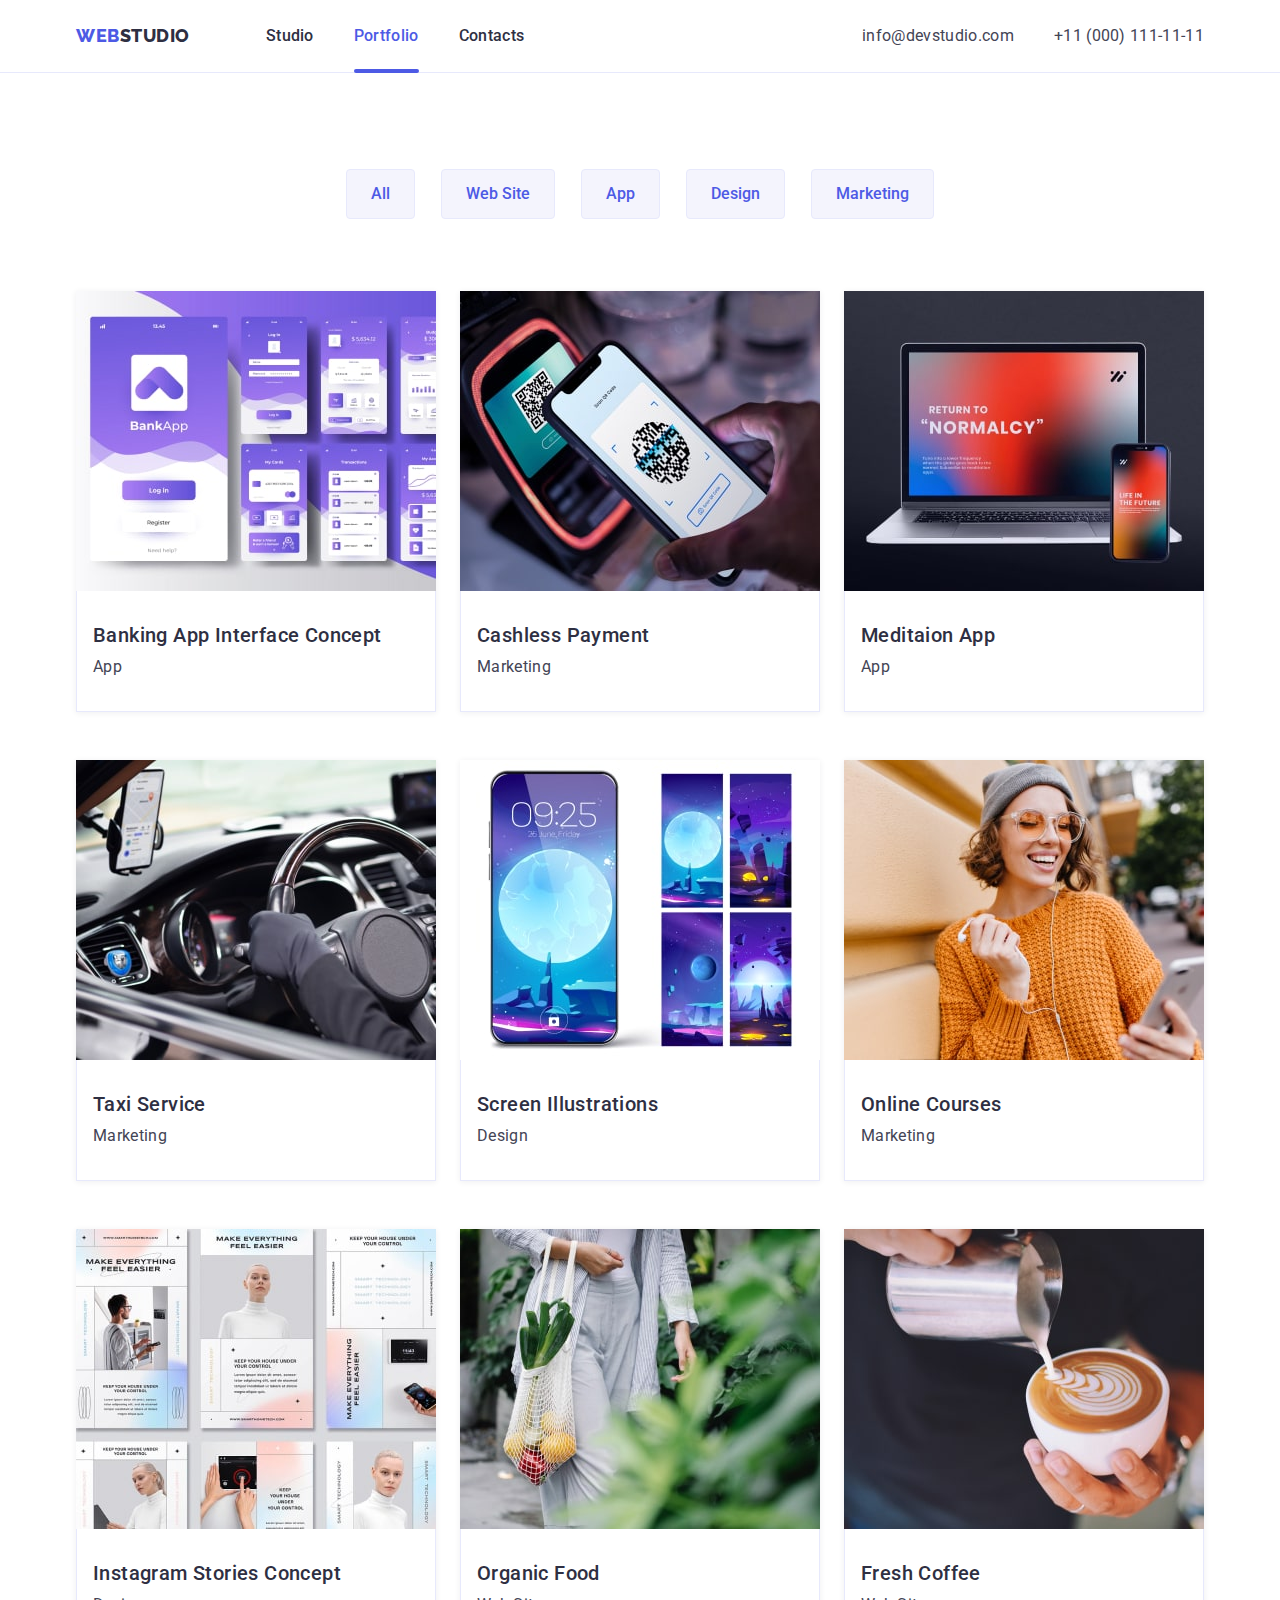
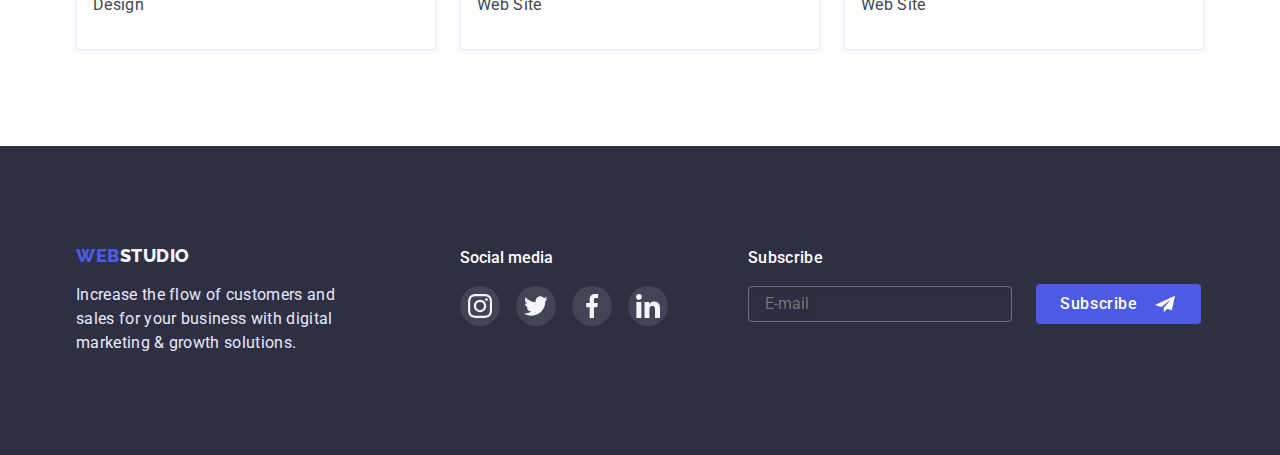
<file: portfolio.html>
<!DOCTYPE html>
<html lang="en">
<head>
    <meta charset="UTF-8">
    <meta http-equiv="X-UA-Compatible" content="IE=edge">
    <meta name="viewport" content="width=device-width, initial-scale=1.0">
    <title>Portfolio</title>
    <link rel="preconnect" href="https://fonts.googleapis.com">
    <link rel="preconnect" href="https://fonts.gstatic.com" crossorigin>
    <link href="https://fonts.googleapis.com/css2?family=Raleway:wght@800&family=Roboto:wght@400;500;700&display=swap" rel="stylesheet">
    <link rel="stylesheet" href="https://cdnjs.cloudflare.com/ajax/libs/modern-normalize/1.1.0/modern-normalize.min.css">
    <link rel="stylesheet" href="./css/styles.css">
</head>
<body>
    <header class="header">
        
        <div class="conteiner">

            <div class="head-list">

                <nav class="head-nav">
                    <a class="logo-title" href="./index.html">Web<span class="logo-title-secondary">Studio</span></a>
                    <ul class="navigate">
                        <li class="item"><a class="navigate-item" href="./index.html">Studio</a></li>
                        <li class="item"><a class="navigate-item selected-nav" href="./portfolio.html">Portfolio</a></li>
                        <li class="item"><a class="navigate-item" href="">Contacts</a></li>
                        
                    </ul>
                </nav>
                <address>
                    <ul class="link-list" >
                        <li><a class="head-link" href="mailto:info@devstudio.com">info@devstudio.com</a></li>
                        <li><a class="head-link" href="tel:+110001111111">+11 (000) 111-11-11</a></li>
                    </ul>
                </address>

            </div>
           
        </div>
            
        
    </header>
    <section class="portfolio">

        <div class="conteiner">

            <h1 class="visually-hidden">Portfolio</h1>
        
        <ul class="portfolio-nav" >
            <li class="item"><button class="portfilio-btn" type="button">All</button></li>
            <li class="item"><button class="portfilio-btn" type="button">Web Site</button></li>
            <li class="item"><button class="portfilio-btn" type="button">App</button></li>
            <li class="item"><button class="portfilio-btn" type="button">Design</button></li>
            <li class="item"><button class="portfilio-btn" type="button">Marketing</button></li>
         </ul>
         
        
            <ul class="card-list">

            <li class="card">
                <a class="item" href="">
                    <div class="overlay">
                        <img src="./images/img-5-min.jpg" alt="Bankup">
                        <div class="overlay-hover">
                            <p class="overlay-text">
                                14 Stylish and User-Friendly App Design Concepts · Task Manager App · Calorie Tracker App · Exotic Fruit Ecommerce App · Cloud Storage App
                            </p>
                        </div>
                    </div>
                    <div class="prtf-text-box">
                        <h2 class="prtf-list-title">Banking App Interface Concept</h2>
                    <p class="item-text">App</p>
                    </div>
                    </a>
                
            </li>
            <li class="card">
                <a class="item" href="">
                    <div class="overlay">
                        <img src="./images/img-6-min.jpg" alt="Scaner">
                        <div class="overlay-hover">
                            <p class="overlay-text">
                                14 Stylish and User-Friendly App Design Concepts · Task Manager App · Calorie Tracker App · Exotic Fruit Ecommerce App · Cloud Storage App
                            </p>
                        </div>
                    </div>
                    <div class="prtf-text-box">
                        <h2 class="prtf-list-title" >Cashless Payment</h2>
                    <p class="item-text" >Marketing</p>
                    </div>
                </a>
            </li>
            <li class="card">
                <a class="item" href="">
                    
                    <div class="overlay">
                        <img src="./images/img-7-min.jpg" alt="Laptop and phone">
                        <div class="overlay-hover">
                            <p class="overlay-text">
                                14 Stylish and User-Friendly App Design Concepts · Task Manager App · Calorie Tracker App · Exotic Fruit Ecommerce App · Cloud Storage App
                            </p>
                        </div>
                    </div>
                    <div class="prtf-text-box">
                        <h2 class="prtf-list-title" >Meditaion App</h2>
                    <p class="item-text" >App</p>
                    </div>
                    
                </a>
            </li>
            <li class="card">
                <a class="item" href="">
                    <div class="overlay">
                        <img src="./images/img-8-min.jpg" alt="Car">
                        <div class="overlay-hover">
                            <p class="overlay-text">
                                14 Stylish and User-Friendly App Design Concepts · Task Manager App · Calorie Tracker App · Exotic Fruit Ecommerce App · Cloud Storage App
                            </p>
                        </div>
                    </div>
                    <div class="prtf-text-box">
                        <h2 class="prtf-list-title" >Taxi Service</h2>
                    <p class="item-text" >Marketing</p>
                    </div>
                </a>
            </li>
            <li class="card">
                <a class="item" href="">
                    <div class="overlay">
                        <img src="./images/img-9-min.jpg" alt="Screen Illustrations">
                        <div class="overlay-hover">
                            <p class="overlay-text">
                                14 Stylish and User-Friendly App Design Concepts · Task Manager App · Calorie Tracker App · Exotic Fruit Ecommerce App · Cloud Storage App
                            </p>
                        </div>
                    </div>
                    <div class="prtf-text-box">
                        <h2 class="prtf-list-title" >Screen Illustrations</h2>
                    <p class="item-text" >Design</p>
                    </div>
                    </a>
            </li>
            <li class="card">
                <a class="item" href="">
                    
                    <div class="overlay">
                        <img src="./images/img-10-min.jpg" alt="Girl">
                        <div class="overlay-hover">
                            <p class="overlay-text">
                                14 Stylish and User-Friendly App Design Concepts · Task Manager App · Calorie Tracker App · Exotic Fruit Ecommerce App · Cloud Storage App
                            </p>
                        </div>
                    </div>
                    <div class="prtf-text-box">
                        <h2 class="prtf-list-title" >Online Courses</h2>
                    <p class="item-text" >Marketing</p>
                    </div>
                    
                </a>
            </li>
            <li class="card">
                <a class="item" href="">
                    
                    <div class="overlay">
                        <img src="./images/img-11-min.jpg" alt="Instagram Stories Concept">
                        <div class="overlay-hover">
                            <p class="overlay-text">
                                14 Stylish and User-Friendly App Design Concepts · Task Manager App · Calorie Tracker App · Exotic Fruit Ecommerce App · Cloud Storage App
                            </p>
                        </div>
                    </div>
                    <div class="prtf-text-box">
                        <h2 class="prtf-list-title" >Instagram Stories Concept</h2>
                    <p class="item-text" >Design</p>
                    </div>
                    
                </a>
            </li>
            <li class="card">
                <a class="item" href="">
                    
                    <div class="overlay">
                        <img src="./images/img-12-min.jpg" alt="Organic Food">
                        <div class="overlay-hover">
                            <p class="overlay-text">
                                14 Stylish and User-Friendly App Design Concepts · Task Manager App · Calorie Tracker App · Exotic Fruit Ecommerce App · Cloud Storage App
                            </p>
                        </div>
                    </div>
                    <div class="prtf-text-box">
                        <h2 class="prtf-list-title" >Organic Food</h2>
                    <p class="item-text" >Web Site</p>
                    </div>
                    
                </a>
            </li >
            <li class="card">
                <a class="item" href="">
                    
                    <div class="overlay" >
                        <img src="./images/img-13-min.jpg" alt="Fresh Coffee">
                        <div class="overlay-hover">
                            <p class="overlay-text">
                                14 Stylish and User-Friendly App Design Concepts · Task Manager App · Calorie Tracker App · Exotic Fruit Ecommerce App · Cloud Storage App
                            </p>
                        </div>
                    </div>
                    <div class="prtf-text-box">
                        <h2 class="prtf-list-title" >Fresh Coffee</h2>
                    <p class="item-text" >Web Site</p>
                    </div>
                    
                </a>
            </li>
        </ul>
            
        </div>

    </section>
    <footer class="footer">
        <div class="conteiner">
            <div class="footer-content">
                <div class="fotter-content-first">
                    <a class="footer-logo" href="./index.html">Web<span class="footer-logo-secondary">Studio</span></a>
                <p class="footer-text">Increase the flow of customers and sales for your business with digital marketing & growth solutions.</p>
                </div>
            
                <div class="fotter-content-secondary">
                    <p class="footer-text-secondary">Social media</p>
                    <ul class="footer-sm-list">
                        <li class="item">
                            <a class="footer-icon-box" href="">
                                <svg class="footer-icon">
                                <use href="./images/sprite.svg#icon-instagram"></use></svg>
                            </a>
                        </li>
                        <li class="item">
                            <a class="footer-icon-box" href="">
                                <svg class="footer-icon">
                                <use href="./images/sprite.svg#icon-twitter"></use></svg>
                            </a>
                        </li>
                        <li class="item">
                            <a class="footer-icon-box" href="">
                                <svg class="footer-icon">
                                <use href="./images/sprite.svg#icon-facebook"></use></svg>
                            </a>
                        </li>
                        <li class="item">
                            <a class="footer-icon-box" href="">
                                <svg class="footer-icon">
                                <use href="./images/sprite.svg#icon-linkedin"></use></svg>
                            </a>
                        </li>
                    </ul>
                

                

            </div>
            <div >
                <form class="fotter-content-third">
                    <label>
                        <p class="third-fotter-text">Subscribe</p>
                        <input class="mail-place-fotter" type="email" name="email-fotter" placeholder="E-mail">
                    </label>
                    <button class="fotter-btn" type="submit">Subscribe<svg class="button-plane"><use href="./images/sprite-new.svg#icon-Paper-plane"></use></svg></button>
                </form>
            </div>
            </div>
        </div>
        
    </footer>


</body>
</html>
</file>
<file: css/styles.css>
html{
   box-sizing:border-box;
}

*, *::before, *::after{
   box-sizing: inherit;
}


h1,h2,h3,h4,h5,h6,p{
   margin: 0;
}

ul{
   margin: 0;
   padding: 0;
}
:root {
--primary-text-color: rgba(67, 68, 85, 1);
--title-text-color: rgba(46, 47, 66, 1);
--accent-color: rgba(0, 0, 0, 0.15);
--seccondary-logo-color: rgba(77, 90, 229, 1);
--text-color: rgba(255, 255, 255, 1);
--secondary-bgc: rgba(244, 244, 253, 1);
--fotter-text: rgba(231, 233, 252, 1);
--animation-timing-function: cubic-bezier(0.4, 0, 0.2, 1);


}
img{
   width: 100%;
   display: block;
}

body {
    background-color: white;
    font-family: 'Roboto',sans-serif;
    margin: 0;
}
li{
    list-style: none;
}

.conteiner{
   width: 1158px;
   margin-left: auto;
   margin-right: auto;
   padding-right: 15px;
   padding-left: 15px;
  
   
}

/*Хедер */

.header{
  border-bottom:  1px solid #E7E9FC;;
  
}

.head-list{
   display: flex;
   justify-content: space-between;
}



.head-nav{
   display: flex;
   align-items: center;
  


}

.navigate{
   display: flex;
   align-items: center;

}

.link-list{
   display: flex;
   align-items: center;
  

}

.logo-title {
  display: block;
    font-family:'Raleway';
    color: var(--seccondary-logo-color);
    text-decoration: none;
    text-transform: uppercase;
    font-weight: 800;
    font-size: 18px;
    line-height: 1.33;
    letter-spacing: 0.03em;
    margin-right: 76px;
    padding-top: 24px;
  padding-bottom: 24px;
    

}
 .logo-title-secondary{
    
    color: var(--title-text-color);
    
    
   
    
 }

 .navigate > .item:not(:last-child) {
   margin-right: 40px;
 }

 .navigate-item{color: var(--title-text-color);
   
    text-decoration: none;
    font-weight: 500;
font-size: 16px;
line-height: 1.5;
letter-spacing: 0.02em;
padding-top: 24px;
padding-bottom: 24px;
position: relative;
transition: color 250ms cubic-bezier(0.4, 0, 0.2, 1);

}

.navigate-item:hover:after,.navigate-item:focus:after{
  transform: scaleX(1);
  
}

.navigate-item::after{
  position: absolute;
  content: '';
  height: 4px;
  width: 100%;
  display: block;
  background-color:var(--seccondary-logo-color);
  left: 0;
  bottom: -4px;
  border-radius: 2px;
  
transform: scaleX(0);

transition: transform 250ms var(--animation-timing-function);


}

.selected-nav{color: var(--seccondary-logo-color);

}

.selected-nav::after{
  position: absolute;
  content: '';
  height: 4px;
  width: 100%;
  display: block;
  background-color:var(--seccondary-logo-color);
  left: 0;
  bottom: -4px;
  border-radius: 2px;
  transform: scaleX(1);
}

 .navigate-item:hover,
 .navigate-item:focus{
   color: var(--seccondary-logo-color);
 }

 .head-link{
   display: block;
   font-style: normal;
    color: var(--primary-text-color);
    text-decoration: none;
    font-size: 16px;
line-height: 1.5;
letter-spacing: 0.02em;
margin-left: 40px;
padding-top: 24px;
padding-bottom: 24px;
transition: color 250ms var(--animation-timing-function);

 }
 .head-link:hover,
 .head-link:focus{
   color: var(--seccondary-logo-color);
 }

 /* Герой */

 .hero{
  padding-top: 188px;
  padding-bottom: 188px;
  background-image: linear-gradient(rgba(46, 47, 66, 0.7),rgba(46, 47, 66, 0.7)), url(../images/people-office.jpg);
  background-repeat: no-repeat;
background-position: center;
width: 1440px;
margin: auto;      
 }

 .hero-title{
   display: block;
    color: var(--text-color);
    margin-bottom: 50px;
font-size: 56px;
line-height: 1.07;
text-align: center;
letter-spacing: 0.02em;

 }

 .hero-button{
   margin:0 auto;
   display: block;
    background-color:var(--seccondary-logo-color);
    color: var(--text-color);
    font-size: 16px;
line-height: 1.5;
letter-spacing: 0.04em;
cursor: pointer;
padding: 16px 32px;
border-radius: 4px;
border: none;
transition: background-color 250ms var(--animation-timing-function),box-shadow 250ms var(--animation-timing-function) ;
 }
 
 .hero-button:hover,.hero-button:focus{
  background-color: rgba(64, 75, 191, 1);
  box-shadow: 0px 4px 4px rgba(0, 0, 0, 0.15);
 }


 /* Вторая секция секция */

 .friend{
   padding-top: 120px;
   padding-bottom: 120px;
   
 }

 .friend-icon-box{
box-sizing: border-box;
  width: 264px;
  background-color: var(--secondary-bgc);
  border-radius: 4px;
 }

 .friend-icon{
  height: 64px;
  width: 64px;
  margin-left: 100px;
  margin-top: 24px;
  margin-bottom: 24px;
 
 }

 .visually-hidden {
    position: absolute;
      white-space: nowrap;
      width: 1px;
      height: 1px;
      overflow: hidden;
      border: 0;
      padding: 0;
      clip: rect(0 0 0 0);
      clip-path: inset(50%);
      margin: -1px;
  }

  .friend-list{
   display: flex;
   margin: 0;
   padding: 0;

  }

  .friend-list > .item{
   width: 265px;
    margin-right: 24px;
   
  }

  .friend-list > .item:last-child{
   margin-right: 0;
  }


 .friend-title{
   
    color: var(--title-text-color);
    font-weight: 500;
font-size: 20px;
line-height: 1.2;
letter-spacing: 0.02em;
margin-bottom: 8px;
margin-top: 8px;
 }
 
 .friend-text{
    color: var(--primary-text-color);
    font-size: 16px;
line-height: 1.5;
letter-spacing: 0.02em;
 }

 /* Третяя секция */

 .act{
  
   padding-bottom: 120px;
 }

 .act-title{
    color: var(--title-text-color);
    font-size: 36px;
line-height: 40p1.11;
text-align: center;
letter-spacing: 0.02em;
margin-bottom: 70px;

 }

 .act-list{
   display: flex;
   
 }

 .act-list > .item:not(:last-child){
margin-right: 24px;

 }

 /* Четверта секція */

 .team-icon-box{
  display: block;
  background-color: var(--seccondary-logo-color);
  border-radius: 50%;
  width: 40px;
  height: 40px;
  transition: background-color 250ms var(--animation-timing-function);
 }

 .team-icon-box:hover,.team-icon-box:focus{
  background-color: rgba(64, 75, 191, 1);
 }

 .team-icon{
  width: 16px;
  height: 16px;
  margin-left: 12px;
  margin-top: 12px;


 }

 .team-sm-list{
  display: flex;
  margin-top: 8px;
  margin-left: 16px;
  margin-bottom: 32px;
 }

 .team-sm-list > .item:not(:last-child){

  margin-right: 24px;
 }



 .team{
    background-color:var(--secondary-bgc) ;
    padding-top:120px ;
    padding-bottom: 120px;
 }

 .team-main-titel{
   display: block;
   text-align: center;
    color: var(--title-text-color);
    font-size: 36px;
line-height: 1.11;
letter-spacing: 0.02em;
margin-bottom: 70px;

 }

 .team-list{
   display: flex;
 }

 .team-list > .item{
   margin-right: 24px;
   background-color: var(--text-color);
   border-radius: 0px 0px 4px 4px;
   box-shadow: 0px 1px 6px rgba(46, 47, 66, 0.08), 0px 1px 1px rgba(46, 47, 66, 0.16), 0px 2px 1px rgba(46, 47, 66, 0.08);

 }

 .team-list > .item:last-child{
   margin-right: 0;
 }

 .team-img{
   margin-bottom: 32px;
 }

 .team-title{
    color: var(--title-text-color);
    font-size: 20px;
line-height: 1.2;
letter-spacing: 0.02em;
margin-bottom: 8px;
text-align: center;
    
 }

 .team-text{
    color: var(--primary-text-color);
    font-size: 16px;
line-height: 1.5;
letter-spacing: 0.02em;

text-align: center;
 }

 /* Секция 5 */

 .customers-title{
  font-weight: 700;
font-size: 36px;
line-height: 1.16;
text-align: center;
letter-spacing: 0.03em;
margin-bottom: 72px;
 }

 .customers{
  padding-top: 130px;
  padding-bottom: 120px;
 }

 .company-list{
  display: flex;
 }

 .company-logo-box{
  display: block;
  margin-right: 24px; 
 }

 .link-customers{
  display: block;
  width: 100%;
  height: 100%;
 }

 .company-logo{
  fill: black;
  fill: #8E8F99;

  width: 168px;
  height: 88px;
  border: 1px solid #8E8F99;
border-radius: 4px;
padding: 16px 32px;
transition: fill 250ms var(--animation-timing-function),border 250ms var(--animation-timing-function);

 }

 .customers-icon{
  
 }

 .company-logo:hover{
  fill: #4D5AE5;;
  border: 1px solid #4D5AE5; ;

 }

 .company-logo-box:last-child{
  margin-right: 0;
 }

 


 /* Футер */


 .footer-content{
  display: flex;
 }

 .fotter-content-secondary{
  margin-left: 120px;
 }
 



 .footer-sm-list{
  display: flex;
  
 }

 

 .footer-text-secondary{
  font-family: 'Roboto';
font-style: normal;
font-weight: 500;
font-size: 16px;
line-height: 1.5;
color: var(--text-color);
margin-bottom: 16px;
 }

 .footer-icon-box{
  display: block;
  background-color: rgba(255, 255, 255, 0.1);;
  border-radius: 50%;
  width: 40px;
  height: 40px;
  margin-right: 16px;
  transition: background-color 250ms var(--animation-timing-function);
 }



 .footer-icon-box:hover,.footer-icon-box:focus{
  background-color: #31D0AA;
 }

 .footer-icon{
  width: 24px;
  height: 24px;
  margin-top: 8px;
  margin-left: 8px;
 }

 .footer{
    background-color: var(--title-text-color);
    padding-top: 100px;
    padding-bottom: 100px;
 }
 .footer-logo{
   display: block;
    font-family: 'Raleway';
    color: var(--seccondary-logo-color);
    text-transform: uppercase;
    font-weight: 800;
font-size: 18px;
line-height: 1.16;
letter-spacing: 0.03em;
text-decoration: none;

padding-bottom: 16px;


 }
 .footer-logo-secondary{
 color: var(--secondary-bgc);
 }

 .footer-text{
   display: block;
    color: var(--fotter-text);
    font-size: 16px;
line-height: 1.5;
letter-spacing: 0.02em;
width: 264px;
 }

 .button-plane{
  display: block;
  width: 24px;
  height: 20px;
 
 }

 .fotter-content-third{
  padding-left: 64px;
  display: flex;
 }

 .third-fotter-text{
  
  font-weight: 500;
font-size: 16px;
line-height: 1.5;
letter-spacing: 0.02em;
color: var(--text-color);
 }

 .mail-place-fotter{
  width: 264px;
  padding: 8px 16px;
  margin-top: 16px;
  margin-right: 24px;
  border: 1px solid rgba(255, 255, 255, 0.3);
filter: drop-shadow(0px 4px 4px rgba(0, 0, 0, 0.15));
border-radius: 4px;
background-color: transparent;
color: var(--text-color);
outline: none;

 }

 .fotter-btn{
  width: 165px;
  display: flex;
  align-items: center;
  justify-content: space-between;
  margin-top: 38px;
  height: 40px;
  padding: 8px 24px;
  font-weight: 500;
font-size: 16px;
line-height: 1.5;
letter-spacing: 0.04em;
background-color: var(--seccondary-logo-color);
color: var(--text-color);
border: none;
border-radius: 4px;
transition: background-color 250ms var(--animation-timing-function) ,box-shadow 250ms var(--animation-timing-function) ;
 }

 .fotter-btn:hover,.fotter-btn:focus{
  background-color: rgba(64, 75, 191, 1);
  box-shadow: 0px 4px 4px rgba(0, 0, 0, 0.15);
 }


/* Модалка */



 .backdrop {
  position: fixed;
  width: 100%;
  height: 100%;
  top: 0;
  left: 0;
  background-color: rgba(46, 47, 66, 0.4);
  transition: opacity 250ms var(--animation-timing-function),visibility 250ms var(--animation-timing-function);
 }

 .backdrop.is-hidden{
  opacity: 0;
  visibility: hidden;
  pointer-events: none;
  
}



 .modal{
  position: absolute;
  background-color: #fff;
  width: 408px;
  height: 584px;
  top: 50%;
  left: 50%;
  transform: translate(-50%, -50%) scale(1);
  transition:transform 250ms var(--animation-timing-function) ;

  
 }

.backdrop.is-hidden .modal{
  transform: translate(-50%, -50%) scale(0.8) ;
}

.modal-btn{
  position: absolute;
  display: flex;
  background-color:#E7E9FC;
  border: 1px solid rgba(0, 0, 0, 0.1);
  border-radius: 50%;
  width: 24px;
  height: 24px;
  top: 32px;
  right: 32px;
  justify-content: center;
  align-items: center;
  transition: background-color 250ms var(--animation-timing-function);
}

.cross-svg-btn{
  height: 8px;
  width: 8px;
}

.modal-btn:hover , .modal-btn:focus{
  background-color: var(--seccondary-logo-color);

}

.modal-btn-cross{
  width: 8px;
  height: 8px;
  fill: black;
  transition: fill 250ms var(--animation-timing-function);
}

.modal-btn:hover .modal-btn-cross{
  fill: white;
}



.form-regestration{
  display: flex;
  flex-direction: column;
  padding-left: 24px;
  padding-right: 24px;
  padding-top: 6px;
}

.modal-text{
  display: block;
  padding-top: 72px;
  font-weight: 500;
font-size: 16px;
line-height: 1.5;
text-align: center;
letter-spacing: 0.02em;
}

.data-area{
  display: flex;
  flex-direction: column;
  position: relative;
}

.data-name{
  padding-bottom: 4px;
  padding-top: 8px;
  font-size: 12px;
  line-height: 1.33;
  color: rgba(142, 143, 153, 1);
  
}

.textarea{
  display: flex;
  flex-direction: column;
}

.text-area-name{
  padding-top:8px ;
  padding-bottom: 4px;
  font-size: 12px;
line-height: 1.33;
color: rgba(142, 143, 153, 1);

}

.textarea-place{
  resize: none;
  padding: 8px 16px;
  border: 1px solid rgba(33, 33, 33, 0.2);
  border-radius: 4px;
  font-size: 12px;
  line-height: 1.33;
  letter-spacing: 0.04em;
  transition: border-color 250ms var(--animation-timing-function);
  
}

.textarea-place:focus{
  border-color: var(--seccondary-logo-color);
  outline: none;
}



.textarea-place:placeholder-shown{
  color: rgba(117, 117, 117, 0.5);
}

.writting-area{
  border: 1px solid rgba(33, 33, 33, 0.2);
  border-radius: 4px;
  height: 40px; 
  padding-left: 35px;
  transition: border-color 250ms var(--animation-timing-function);
}

.writting-area:focus{
  border-color: var(--seccondary-logo-color);
  outline: none;

}


.form-icon{
  width: 18px;
  height: 24px;
  position: absolute;
  top: 36px;
  left:12px;
  fill: var(--title-text-color);
  transition: fill 250ms var(--animation-timing-function);
}



.writting-area:focus + .form-icon{
  fill: var(--seccondary-logo-color);
}

.check-box-text{
  display: block;
  font-size: 12px;
line-height: 1.33;
color: #757575;
padding-left: 8px;

}

.check-box-place{
  display: block;
  width: 16px;
  height: 16px;
  border: 1.25px solid #2E2F42;
  border-radius: 2px;
}

.checkbox{
  display: flex;
  align-items: center;
  padding-top: 16px;
  padding-bottom: 24px;

}

.check-box-box{
  position: absolute;
      white-space: nowrap;
      width: 1px;
      height: 1px;
      
      overflow: hidden;
      border: 0;
      padding: 0;
      clip: rect(0 0 0 0);
      clip-path: inset(50%);
      margin: -1px;
      transition:background-color 250ms var(--animation-timing-function),background-image  250ms var(--animation-timing-function), border250ms var(--animation-timing-function);
}

.check-box-box:checked + .check-box-place{
  
  background-color: #4D5AE5;
  background-image: url(../images/mark-checked.svg);
  background-repeat: no-repeat;
  background-position: center;
  border: transparent;
 

}
.privacy-policy{
  color: var(--seccondary-logo-color);
}


.modal-send-button{
  margin:0 auto;
   display: block;
    background-color:var(--seccondary-logo-color);
    color: var(--text-color);
    font-size: 16px;
line-height: 1.5;
letter-spacing: 0.04em;
cursor: pointer;
padding: 16px 32px;
border-radius: 4px;
border: none;
transition: background-color 250ms var(--animation-timing-function),box-shadow 250ms var(--animation-timing-function) ;
width: 169px;
height: 56px;
}

.modal-send-button:hover,.modal-send-button:focus{
  background-color: rgba(64, 75, 191, 1);
  box-shadow: 0px 4px 4px rgba(0, 0, 0, 0.15);
 }



 /*----------------- Сторінка партфоліо----------------- */

 .portfolio{
   padding-top: 96px;
   padding-bottom: 96px;
 }


 /* Навігація */
 
 .portfolio-nav{
   display: flex;
   width: 620px;
   margin-left: auto;
   margin-right: auto;
   
   padding-left: 15px;
   padding-right: 15px;
   justify-content: space-around;
   
 }

 .portfolio-nav > .item:not(:last-child){
   margin-right: 24px;
  

 }


 .portfilio-btn{
   border: none;
   font-family:'Roboto',sans-serif ;
   font-weight: 500;
   font-size: 16px;
line-height: 1.5;
    color: var(--seccondary-logo-color);
    background-color: var(--secondary-bgc);
    cursor: pointer;
    padding: 12px 24px;
    border: 1px solid #E7E9FC;
border-radius: 4px;
transition: color 250ms var(--animation-timing-function),background-color 250ms var(--animation-timing-function), border 250ms var(--animation-timing-function),
box-shadow 250ms var(--animation-timing-function)  ;

 }
 .portfilio-btn:hover,
 .partfolio-btn:focus{
    color:var(--text-color) ;
    background-color: rgba(64, 75, 191, 1);
    border: 1px solid rgba(64, 75, 191, 1);;
    box-shadow: 0px 3px 1px rgba(0, 0, 0, 0.1), 0px 2px 1px rgba(0, 0, 0, 0.08), 0px 2px 2px rgba(0, 0, 0, 0.12);


 }

 /* Секція партфоліо */

 .item{
    text-decoration: none;
 }

 
 

 .conteiner-prtf{
   width: 1130px;
   margin-left: auto;
   margin-right: auto;
   padding-right: 15px;
   padding-left: 15px;
  
 }

 .card-list{
   display: flex;
   flex-wrap: wrap;
   margin-left: -24px;
   margin-bottom: -48px;
 
 margin-top: 72px;
   
   
   
 }

 .card{
 flex-basis: calc(100% / 3 - 24px);
 margin-left: 24px;
 margin-bottom: 48px;
 box-shadow: 0px 1px 6px rgba(46, 47, 66, 0.08);
 transition: box-shadow 250ms var(--animation-timing-function);
 

 }

 .prtf-text-box{
   padding: 32px 16px;
   border: 1px solid #E7E9FC;
   border-top: none;
  
 }

 .card-list>.card:hover,.card-list>.card:focus{
  box-shadow: 0px 1px 6px rgba(46, 47, 66, 0.08), 0px 1px 1px rgba(46, 47, 66, 0.16), 0px 2px 1px rgba(46, 47, 66, 0.08);
 }

 .prtf-list-title{
    color: var(--title-text-color);
    font-weight: 500;
font-size: 20px;
line-height: 1.2;
letter-spacing: 0.02em;
margin-bottom: 8px;



 }

 .item-text{
    color: var(--primary-text-color);
    font-size: 16px;
line-height: 1.5;
letter-spacing: 0.02em;

 }

 .overlay{
  position: relative;
  overflow: hidden;
 }

 .card:hover .overlay-hover{
  transform: translateY(0%);
 }


 .overlay-hover{
  position: absolute;
  top: 0;
  background-color: var(--seccondary-logo-color);
  width: 100%;
  height: 100%;
  transform: translateY(100%);
  transition: transform 250ms var(--animation-timing-function);


 }

 .overlay-text{
  color: var(--text-color);
  padding-top: 40px;
  padding-left: 32px;
  padding-right: 32px;
  font-size: 16px;
line-height: 1.5;

letter-spacing: 0.02em;
  
 }
</file>
